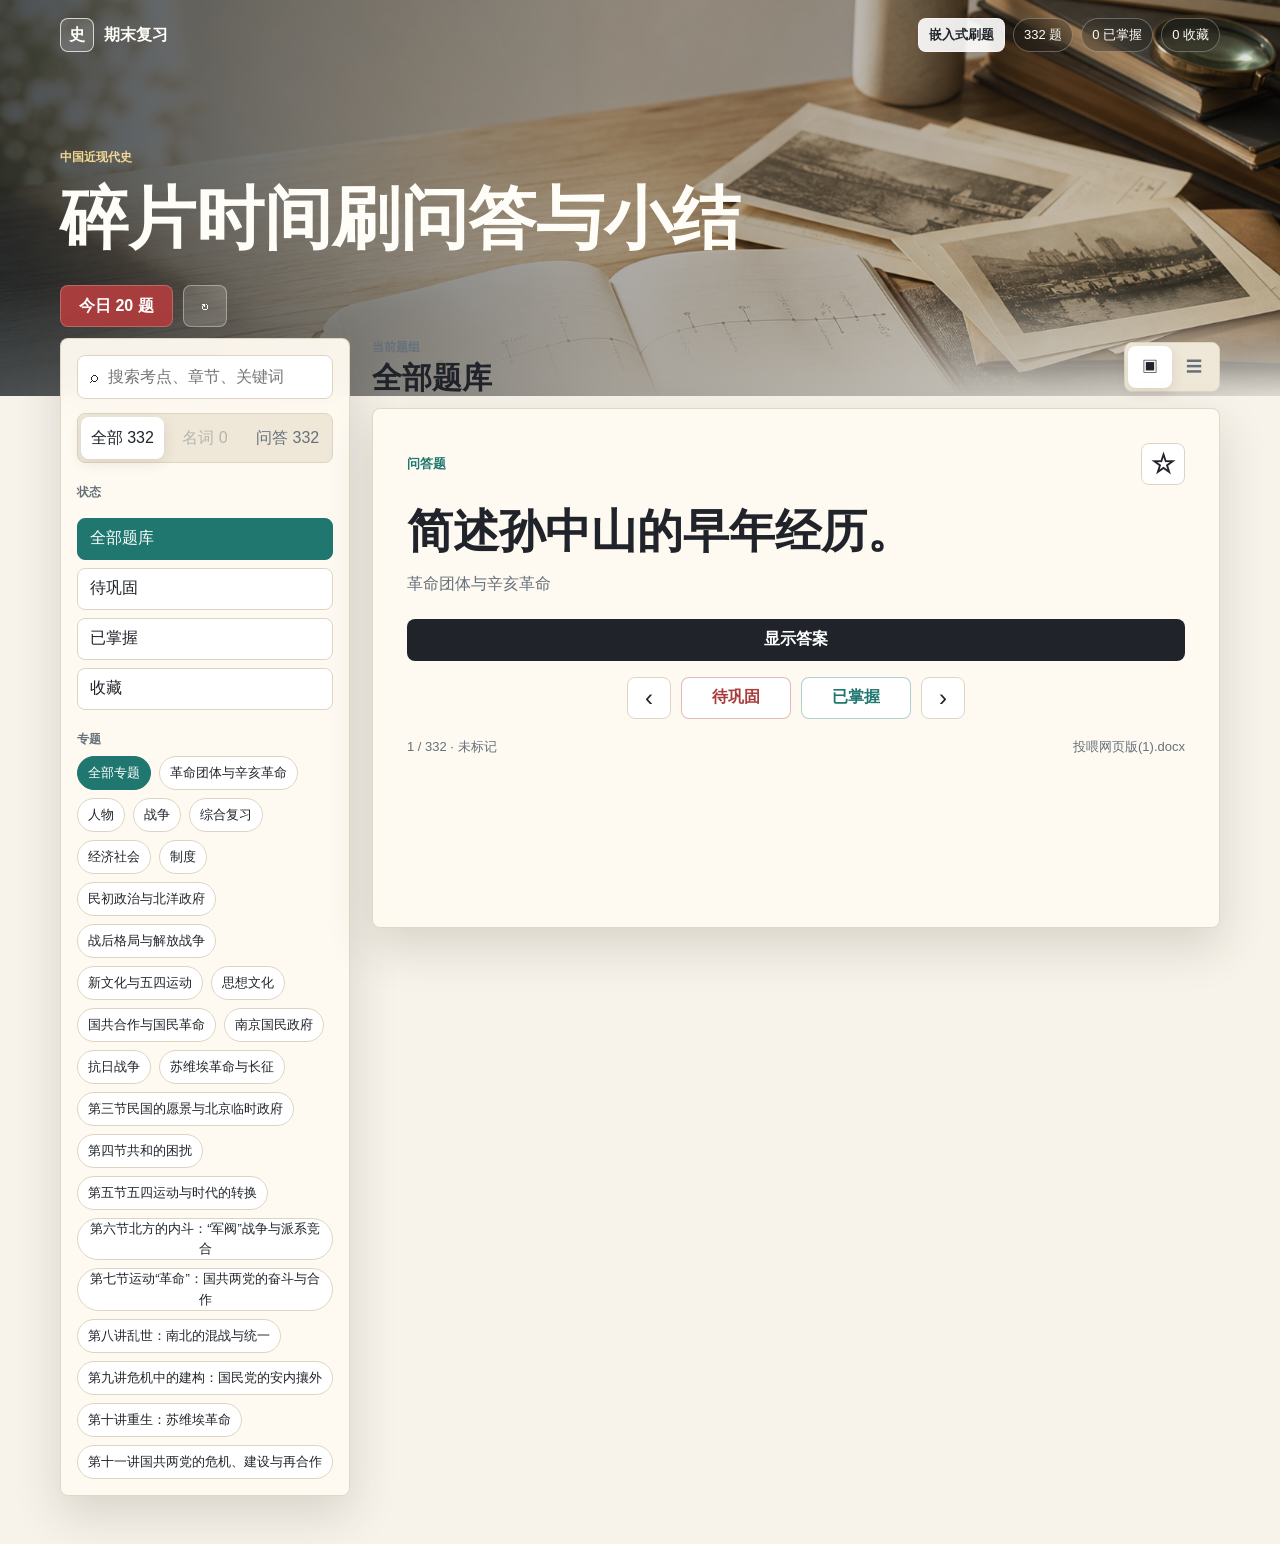
<file: index.html>
<!doctype html>
<html lang="zh-CN">
  <head>
    <meta charset="utf-8">
    <meta name="viewport" content="width=device-width, initial-scale=1">
    <title>中国近现代史期末复习</title>
    <link rel="stylesheet" href="styles.css">
  </head>
  <body>
    <header class="hero">
      <img src="assets/history-study-banner.png" alt="" class="hero__image">
      <div class="hero__shade"></div>
      <nav class="topbar" aria-label="复习导航">
        <div class="brand">
          <span class="brand__mark">史</span>
          <span>期末复习</span>
        </div>
        <div class="quick-stats" aria-live="polite">
          <a class="nav-link" href="./study-site/">嵌入式刷题</a>
          <span id="totalStat">0 题</span>
          <span id="knownStat">0 已掌握</span>
          <span id="starStat">0 收藏</span>
        </div>
      </nav>
      <section class="hero__content">
        <p class="eyebrow">中国近现代史</p>
        <h1>碎片时间刷问答与小结</h1>
        <div class="hero__actions">
          <button class="primary-button" id="dailyBtn" type="button">今日 20 题</button>
          <button class="ghost-button" id="shuffleBtn" type="button" aria-label="随机一题">↻</button>
        </div>
      </section>
    </header>

    <main class="shell">
      <aside class="panel filters" aria-label="筛选">
        <label class="search-box">
          <span>⌕</span>
          <input id="searchInput" type="search" placeholder="搜索考点、章节、关键词">
        </label>

        <div class="segmented" role="group" aria-label="题型">
          <button class="is-active" type="button" data-type="all">全部</button>
          <button type="button" data-type="term">名词</button>
          <button type="button" data-type="essay">问答</button>
        </div>

        <div class="filter-group">
          <p>状态</p>
          <button class="filter-chip is-active" type="button" data-filter="all">全部题库</button>
          <button class="filter-chip" type="button" data-filter="learning">待巩固</button>
          <button class="filter-chip" type="button" data-filter="known">已掌握</button>
          <button class="filter-chip" type="button" data-filter="starred">收藏</button>
        </div>

        <div class="filter-group">
          <p>专题</p>
          <div class="tag-cloud" id="tagCloud"></div>
        </div>
      </aside>

      <section class="study-area">
        <div class="toolbar">
          <div>
            <p class="toolbar__label">当前题组</p>
            <h2 id="deckTitle">全部题库</h2>
          </div>
          <div class="view-toggle" role="group" aria-label="视图">
            <button class="is-active" id="cardViewBtn" type="button" aria-label="卡片视图">▣</button>
            <button id="listViewBtn" type="button" aria-label="列表视图">☰</button>
          </div>
        </div>

        <article class="review-card" id="cardView">
          <div class="card-topline">
            <span id="cardType">问答题</span>
            <button class="icon-button" id="starBtn" type="button" aria-label="收藏">☆</button>
          </div>
          <h3 id="cardPrompt">加载中</h3>
          <p class="section-label" id="cardSection"></p>
          <div class="answer-box" id="answerBox" hidden>
            <div id="cardAnswer"></div>
          </div>
          <button class="reveal-button" id="revealBtn" type="button">显示答案</button>
          <div class="card-controls">
            <button class="icon-button" id="prevBtn" type="button" aria-label="上一题">‹</button>
            <button class="status-button" id="againBtn" type="button">待巩固</button>
            <button class="status-button status-button--known" id="knownBtn" type="button">已掌握</button>
            <button class="icon-button" id="nextBtn" type="button" aria-label="下一题">›</button>
          </div>
          <div class="progress-line">
            <span id="positionStat">0 / 0</span>
            <span id="sourceStat"></span>
          </div>
        </article>

        <section class="list-view" id="listView" hidden>
          <div class="list-view__head">
            <span id="listCount">0 条</span>
            <button class="ghost-button ghost-button--small" id="resetProgressBtn" type="button">清空进度</button>
          </div>
          <div id="cardList" class="card-list"></div>
        </section>
      </section>
    </main>

    <script src="review-data.js"></script>
    <script src="app.js"></script>
  </body>
</html>
</file>
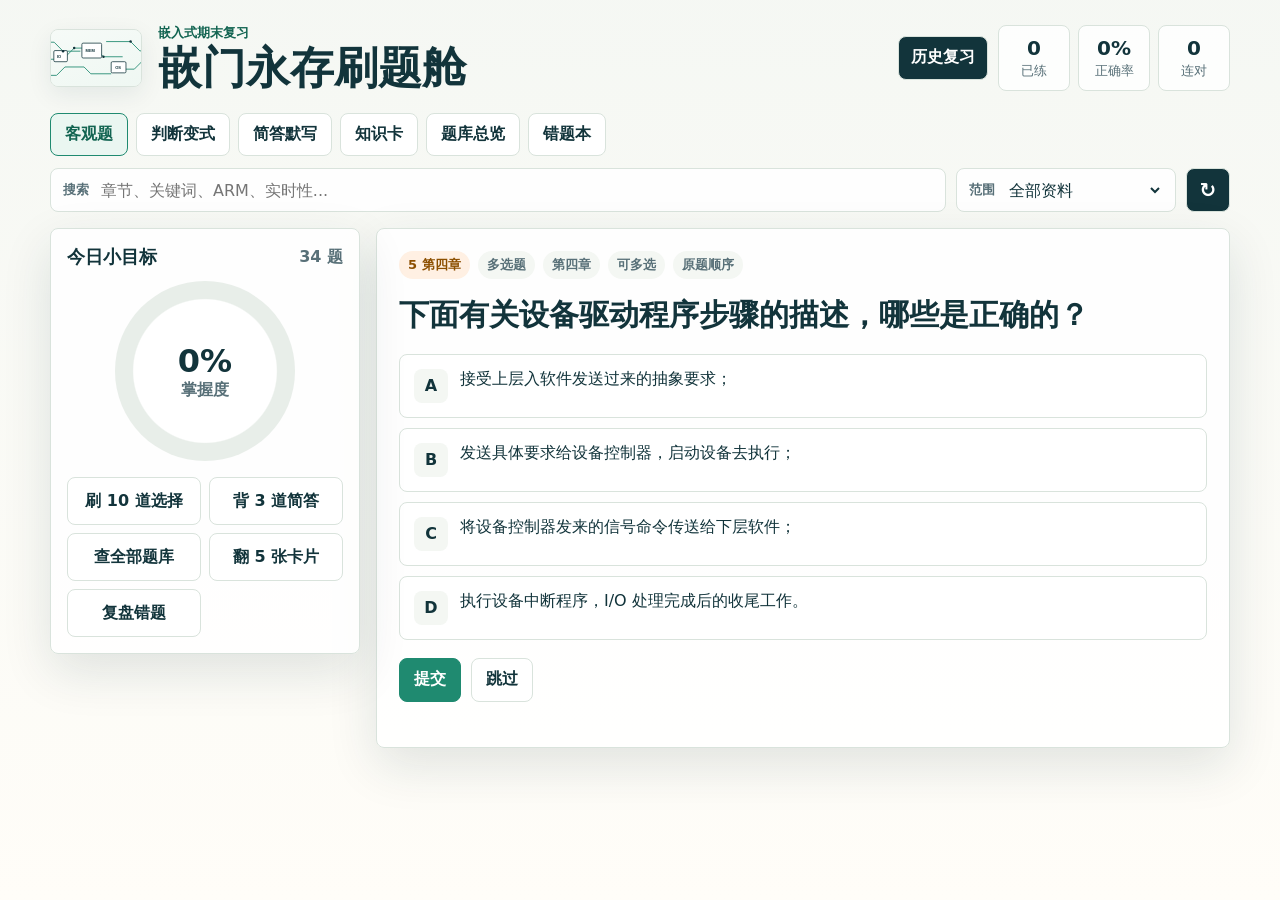
<file: study-site/index.html>
<!doctype html>
<html lang="zh-CN">
  <head>
    <meta charset="utf-8" />
    <meta name="viewport" content="width=device-width, initial-scale=1" />
    <title>嵌门永存刷题舱</title>
    <link rel="stylesheet" href="./styles.css" />
  </head>
  <body>
    <div class="app-shell">
      <header class="topbar">
        <div class="brand">
          <img src="./assets/circuit.svg" alt="" />
          <div>
            <p class="eyebrow">嵌入式期末复习</p>
            <h1>嵌门永存刷题舱</h1>
          </div>
        </div>
        <div class="topbar-actions">
          <a class="nav-link" href="../">历史复习</a>
          <div class="quick-stats" aria-live="polite">
            <div><span id="statDone">0</span><small>已练</small></div>
            <div><span id="statRate">0%</span><small>正确率</small></div>
            <div><span id="statStreak">0</span><small>连对</small></div>
          </div>
        </div>
      </header>

      <nav class="mode-tabs" aria-label="学习模式">
        <button class="tab active" data-mode="choice" type="button">客观题</button>
        <button class="tab" data-mode="judge" type="button">判断变式</button>
        <button class="tab" data-mode="qa" type="button">简答默写</button>
        <button class="tab" data-mode="cards" type="button">知识卡</button>
        <button class="tab" data-mode="bank" type="button">题库总览</button>
        <button class="tab" data-mode="mistakes" type="button">错题本</button>
      </nav>

      <section class="controls" aria-label="筛选与操作">
        <label class="searchbox">
          <span>搜索</span>
          <input id="searchInput" type="search" placeholder="章节、关键词、ARM、实时性..." />
        </label>
        <label class="selectbox">
          <span>范围</span>
          <select id="chapterSelect"></select>
        </label>
        <button id="shuffleBtn" class="icon-button" type="button" title="随机下一题" aria-label="随机下一题">↻</button>
      </section>

      <main class="workspace">
        <aside class="deck-panel">
          <div class="panel-head">
            <h2>今日小目标</h2>
            <span id="deckCount">0 题</span>
          </div>
          <div class="progress-ring" aria-label="学习进度">
            <div>
              <strong id="progressPercent">0%</strong>
              <span>掌握度</span>
            </div>
          </div>
          <div class="mini-grid">
            <button type="button" data-jump="choice">刷 10 道选择</button>
            <button type="button" data-jump="qa">背 3 道简答</button>
            <button type="button" data-jump="bank">查全部题库</button>
            <button type="button" data-jump="cards">翻 5 张卡片</button>
            <button type="button" data-jump="mistakes">复盘错题</button>
          </div>
        </aside>

        <section id="studyCard" class="study-card" aria-live="polite"></section>
      </main>
    </div>

    <template id="emptyTemplate">
      <div class="empty-state">
        <h2>这个范围暂时没有题</h2>
        <p>换个关键词或章节试试。资料还在，别慌。</p>
      </div>
    </template>

    <script src="./data.js"></script>
    <script src="./app.js"></script>
  </body>
</html>
</file>
<file: styles.css>
:root {
  color-scheme: light;
  --paper: #f7f3ea;
  --surface: #fffaf1;
  --ink: #20242a;
  --muted: #65717a;
  --line: #ded4c2;
  --accent: #a83d3d;
  --teal: #1f7770;
  --gold: #b98c3a;
  --blue: #435d7a;
  --shadow: 0 18px 48px rgba(51, 42, 30, 0.16);
}

* {
  box-sizing: border-box;
}

body {
  margin: 0;
  min-height: 100vh;
  background: var(--paper);
  color: var(--ink);
  font-family: -apple-system, BlinkMacSystemFont, "Segoe UI", "PingFang SC", "Noto Sans CJK SC", sans-serif;
  line-height: 1.55;
}

button,
input {
  font: inherit;
}

button {
  cursor: pointer;
}

.hero {
  position: relative;
  min-height: clamp(320px, 44vh, 430px);
  overflow: hidden;
  color: #fffdf7;
}

.hero__image,
.hero__shade {
  position: absolute;
  inset: 0;
  width: 100%;
  height: 100%;
}

.hero__image {
  object-fit: cover;
}

.hero__shade {
  background:
    linear-gradient(90deg, rgba(18, 25, 30, 0.76), rgba(34, 28, 20, 0.38) 48%, rgba(31, 28, 24, 0.12)),
    linear-gradient(0deg, rgba(247, 243, 234, 1), rgba(247, 243, 234, 0) 28%);
}

.topbar,
.hero__content {
  position: relative;
  z-index: 1;
  width: min(1160px, calc(100% - 32px));
  margin: 0 auto;
}

.topbar {
  display: flex;
  align-items: center;
  justify-content: space-between;
  gap: 16px;
  padding-top: 18px;
}

.brand,
.quick-stats,
.hero__actions,
.card-controls,
.view-toggle,
.segmented {
  display: flex;
  align-items: center;
}

.brand {
  gap: 10px;
  font-weight: 700;
}

.brand__mark {
  display: grid;
  width: 34px;
  height: 34px;
  place-items: center;
  border: 1px solid rgba(255, 255, 255, 0.72);
  background: rgba(255, 255, 255, 0.14);
  border-radius: 8px;
}

.quick-stats {
  flex-wrap: wrap;
  justify-content: flex-end;
  gap: 8px;
}

.quick-stats span {
  padding: 6px 10px;
  border: 1px solid rgba(255, 255, 255, 0.28);
  background: rgba(20, 22, 22, 0.24);
  border-radius: 999px;
  font-size: 13px;
  backdrop-filter: blur(10px);
}

.nav-link {
  display: inline-flex;
  align-items: center;
  min-height: 34px;
  padding: 6px 10px;
  border: 1px solid rgba(255, 255, 255, 0.42);
  border-radius: 8px;
  background: rgba(255, 255, 255, 0.9);
  color: var(--ink);
  font-size: 13px;
  font-weight: 800;
  text-decoration: none;
}

.hero__content {
  padding-top: clamp(54px, 8vw, 96px);
}

.eyebrow,
.toolbar__label,
.filter-group p {
  margin: 0;
  color: var(--muted);
  font-size: 12px;
  font-weight: 700;
  letter-spacing: 0;
}

.hero .eyebrow {
  color: #f2d793;
}

h1,
h2,
h3 {
  margin: 0;
  line-height: 1.15;
  letter-spacing: 0;
}

h1 {
  max-width: 760px;
  margin-top: 12px;
  font-size: clamp(38px, 7vw, 68px);
}

.hero__actions {
  gap: 10px;
  margin-top: 28px;
}

.primary-button,
.ghost-button,
.reveal-button,
.status-button,
.icon-button,
.filter-chip,
.segmented button,
.view-toggle button {
  border: 1px solid transparent;
  border-radius: 8px;
  min-height: 42px;
}

.primary-button {
  padding: 0 18px;
  background: var(--accent);
  color: white;
  border-color: rgba(255, 255, 255, 0.22);
  font-weight: 700;
}

.ghost-button {
  min-width: 44px;
  padding: 0 14px;
  background: rgba(255, 255, 255, 0.16);
  color: currentColor;
  border-color: rgba(255, 255, 255, 0.36);
}

.ghost-button--small {
  min-height: 34px;
  color: var(--ink);
  background: #fff;
  border-color: var(--line);
}

.shell {
  display: grid;
  grid-template-columns: 290px minmax(0, 1fr);
  gap: 22px;
  width: min(1160px, calc(100% - 32px));
  margin: -58px auto 48px;
  position: relative;
  z-index: 2;
}

.panel,
.review-card,
.list-view {
  background: rgba(255, 250, 241, 0.96);
  border: 1px solid rgba(222, 212, 194, 0.9);
  box-shadow: var(--shadow);
  backdrop-filter: blur(16px);
}

.filters {
  align-self: start;
  position: sticky;
  top: 16px;
  padding: 16px;
  border-radius: 8px;
}

.search-box {
  display: flex;
  align-items: center;
  gap: 8px;
  min-height: 44px;
  padding: 0 12px;
  background: #fff;
  border: 1px solid var(--line);
  border-radius: 8px;
}

.search-box input {
  width: 100%;
  border: 0;
  outline: 0;
  background: transparent;
  color: var(--ink);
}

.segmented {
  margin-top: 14px;
  padding: 3px;
  background: #efe7d8;
  border: 1px solid var(--line);
  border-radius: 8px;
}

.segmented button,
.view-toggle button {
  flex: 1;
  background: transparent;
  color: var(--muted);
}

.segmented button:disabled {
  cursor: not-allowed;
  opacity: 0.42;
}

.segmented button.is-active,
.view-toggle button.is-active {
  background: #fff;
  color: var(--ink);
  box-shadow: 0 4px 14px rgba(42, 36, 28, 0.1);
}

.filter-group {
  margin-top: 20px;
}

.filter-group p {
  margin-bottom: 8px;
}

.filter-chip {
  width: 100%;
  margin-top: 8px;
  padding: 0 12px;
  background: #fff;
  color: var(--ink);
  border-color: var(--line);
  text-align: left;
}

.filter-chip.is-active,
.tag-button.is-active {
  color: #fff;
  background: var(--teal);
  border-color: var(--teal);
}

.tag-cloud {
  display: flex;
  flex-wrap: wrap;
  gap: 8px;
}

.tag-button {
  min-height: 34px;
  padding: 0 10px;
  border: 1px solid var(--line);
  background: #fff;
  color: var(--ink);
  border-radius: 999px;
  font-size: 13px;
}

.study-area {
  min-width: 0;
}

.toolbar,
.list-view__head,
.progress-line,
.card-topline {
  display: flex;
  align-items: center;
  justify-content: space-between;
  gap: 16px;
}

.toolbar {
  min-height: 58px;
  margin-bottom: 12px;
}

.toolbar h2 {
  margin-top: 4px;
  font-size: clamp(20px, 3vw, 30px);
}

.view-toggle {
  min-width: 96px;
  padding: 3px;
  background: #efe7d8;
  border: 1px solid var(--line);
  border-radius: 8px;
}

.review-card {
  min-height: 520px;
  padding: clamp(18px, 4vw, 34px);
  border-radius: 8px;
}

.card-topline {
  color: var(--teal);
  font-size: 13px;
  font-weight: 800;
}

.icon-button {
  display: inline-grid;
  width: 44px;
  min-width: 44px;
  place-items: center;
  background: #fff;
  color: var(--ink);
  border-color: var(--line);
  font-size: 24px;
}

.icon-button.is-starred {
  color: var(--gold);
  border-color: rgba(185, 140, 58, 0.5);
  background: #fff8df;
}

.review-card h3 {
  margin-top: 20px;
  font-size: clamp(26px, 5vw, 46px);
}

.section-label {
  min-height: 25px;
  margin: 14px 0 0;
  color: var(--muted);
}

.answer-box {
  margin-top: 22px;
  padding: 18px;
  max-height: 46vh;
  overflow: auto;
  background: #fff;
  border: 1px solid var(--line);
  border-left: 5px solid var(--blue);
  border-radius: 8px;
}

.answer-box p {
  margin: 0 0 12px;
}

.answer-box p:last-child {
  margin-bottom: 0;
}

.reveal-button {
  width: 100%;
  margin-top: 22px;
  background: var(--ink);
  color: white;
  font-weight: 800;
}

.card-controls {
  justify-content: center;
  gap: 10px;
  margin-top: 16px;
}

.status-button {
  min-width: 110px;
  padding: 0 14px;
  background: #fff;
  color: var(--accent);
  border-color: rgba(168, 61, 61, 0.35);
  font-weight: 800;
}

.status-button--known {
  color: var(--teal);
  border-color: rgba(31, 119, 112, 0.35);
}

.progress-line {
  margin-top: 18px;
  color: var(--muted);
  font-size: 13px;
}

.list-view {
  padding: 16px;
  border-radius: 8px;
}

.list-view__head {
  margin-bottom: 12px;
  color: var(--muted);
  font-weight: 700;
}

.card-list {
  display: grid;
  gap: 10px;
}

.list-item {
  display: grid;
  grid-template-columns: minmax(0, 1fr) auto;
  gap: 10px;
  align-items: center;
  padding: 14px;
  background: #fff;
  border: 1px solid var(--line);
  border-radius: 8px;
  text-align: left;
}

.list-item strong {
  display: block;
  overflow-wrap: anywhere;
}

.list-item span {
  display: block;
  margin-top: 4px;
  color: var(--muted);
  font-size: 13px;
}

.badge {
  min-width: 52px;
  padding: 5px 8px;
  color: #fff;
  background: var(--blue);
  border-radius: 999px;
  font-size: 12px;
  text-align: center;
}

.badge--term {
  background: var(--accent);
}

.empty-state {
  padding: 28px;
  background: #fff;
  border: 1px dashed var(--line);
  border-radius: 8px;
  color: var(--muted);
  text-align: center;
}

@media (max-width: 860px) {
  .shell {
    grid-template-columns: 1fr;
    margin-top: -42px;
  }

  .study-area {
    order: 1;
  }

  .filters {
    position: static;
    order: 2;
  }

  .filter-group {
    margin-top: 14px;
  }
}

@media (max-width: 620px) {
  .topbar {
    align-items: flex-start;
    flex-direction: column;
  }

  .quick-stats {
    justify-content: flex-start;
  }

  .shell,
  .topbar,
  .hero__content {
    width: min(100% - 20px, 1160px);
  }

  .review-card {
    min-height: 500px;
  }

  .card-controls {
    display: grid;
    grid-template-columns: 44px 1fr 1fr 44px;
  }

  .status-button {
    min-width: 0;
    padding: 0 8px;
  }
}
</file>
<file: study-site/styles.css>
:root {
  color-scheme: light;
  --ink: #12343b;
  --muted: #587078;
  --paper: #fffdf8;
  --soft: #f4f7f3;
  --line: #d9e3dc;
  --teal: #1f8a70;
  --teal-dark: #126451;
  --coral: #f05d5e;
  --amber: #f2b84b;
  --blue: #3d6fb6;
  --good: #1f8a70;
  --bad: #c74343;
  --shadow: 0 18px 50px rgba(18, 52, 59, 0.12);
}

* {
  box-sizing: border-box;
}

body {
  margin: 0;
  min-height: 100vh;
  background:
    linear-gradient(180deg, rgba(244, 247, 243, 0.9), rgba(255, 253, 248, 0.96)),
    var(--paper);
  color: var(--ink);
  font-family:
    Inter, ui-sans-serif, system-ui, -apple-system, BlinkMacSystemFont, "Segoe UI",
    "PingFang SC", "Microsoft YaHei", sans-serif;
  letter-spacing: 0;
}

button,
input,
select,
textarea {
  font: inherit;
}

button {
  cursor: pointer;
}

.app-shell {
  width: min(1180px, calc(100% - 32px));
  margin: 0 auto;
  padding: 24px 0 40px;
}

.topbar {
  display: flex;
  align-items: center;
  justify-content: space-between;
  gap: 20px;
  margin-bottom: 18px;
}

.brand {
  display: flex;
  align-items: center;
  min-width: 0;
  gap: 16px;
}

.brand img {
  width: 92px;
  height: 58px;
  object-fit: cover;
  border: 1px solid var(--line);
  border-radius: 8px;
  box-shadow: 0 8px 24px rgba(18, 52, 59, 0.08);
}

.eyebrow {
  margin: 0 0 3px;
  color: var(--teal-dark);
  font-size: 13px;
  font-weight: 800;
}

h1,
h2,
h3,
p {
  margin-top: 0;
}

h1 {
  margin-bottom: 0;
  font-size: clamp(26px, 5vw, 44px);
  line-height: 1.05;
}

.quick-stats {
  display: grid;
  grid-template-columns: repeat(3, minmax(72px, 1fr));
  gap: 8px;
}

.topbar-actions {
  display: flex;
  align-items: center;
  gap: 10px;
}

.nav-link {
  display: inline-flex;
  align-items: center;
  justify-content: center;
  min-height: 44px;
  padding: 10px 12px;
  border: 1px solid var(--line);
  border-radius: 8px;
  background: var(--ink);
  color: #fff;
  font-weight: 850;
  text-decoration: none;
  white-space: nowrap;
}

.quick-stats div {
  min-width: 72px;
  padding: 10px 12px;
  border: 1px solid var(--line);
  border-radius: 8px;
  background: rgba(255, 255, 255, 0.82);
  text-align: center;
}

.quick-stats span {
  display: block;
  font-size: 20px;
  font-weight: 850;
}

.quick-stats small {
  color: var(--muted);
}

.mode-tabs {
  display: flex;
  gap: 8px;
  overflow-x: auto;
  padding: 4px 0 12px;
  scrollbar-width: thin;
}

.tab,
.mini-grid button,
.primary,
.secondary,
.option,
.judge-button {
  border: 1px solid var(--line);
  border-radius: 8px;
  background: #fff;
  color: var(--ink);
  transition:
    border-color 0.18s ease,
    background 0.18s ease,
    transform 0.18s ease;
}

.tab {
  flex: 0 0 auto;
  padding: 10px 14px;
  font-weight: 800;
}

.tab.active {
  border-color: var(--teal);
  background: #eaf6f1;
  color: var(--teal-dark);
}

.controls {
  display: grid;
  grid-template-columns: minmax(0, 1fr) 220px 44px;
  gap: 10px;
  margin-bottom: 16px;
}

.searchbox,
.selectbox {
  display: flex;
  align-items: center;
  gap: 10px;
  height: 44px;
  padding: 0 12px;
  border: 1px solid var(--line);
  border-radius: 8px;
  background: rgba(255, 255, 255, 0.9);
}

.searchbox span,
.selectbox span {
  flex: 0 0 auto;
  color: var(--muted);
  font-size: 13px;
  font-weight: 800;
}

.searchbox input,
.selectbox select {
  width: 100%;
  min-width: 0;
  border: 0;
  outline: 0;
  background: transparent;
  color: var(--ink);
}

.icon-button {
  width: 44px;
  height: 44px;
  border: 1px solid var(--line);
  border-radius: 8px;
  background: var(--ink);
  color: #fff;
  font-size: 20px;
  font-weight: 900;
}

.workspace {
  display: grid;
  grid-template-columns: 310px minmax(0, 1fr);
  gap: 16px;
  align-items: start;
}

.deck-panel,
.study-card {
  border: 1px solid var(--line);
  border-radius: 8px;
  background: rgba(255, 255, 255, 0.88);
  box-shadow: var(--shadow);
}

.deck-panel {
  position: sticky;
  top: 16px;
  padding: 16px;
}

.panel-head {
  display: flex;
  align-items: center;
  justify-content: space-between;
  gap: 10px;
  margin-bottom: 12px;
}

.panel-head h2 {
  margin: 0;
  font-size: 18px;
}

.panel-head span {
  color: var(--muted);
  font-weight: 800;
}

.progress-ring {
  display: grid;
  place-items: center;
  width: 180px;
  height: 180px;
  margin: 8px auto 16px;
  border-radius: 50%;
  background:
    radial-gradient(circle at center, #fff 0 56%, transparent 57%),
    conic-gradient(var(--teal) var(--progress, 0%), #e8eee9 0);
}

.progress-ring div {
  text-align: center;
}

.progress-ring strong {
  display: block;
  font-size: 32px;
}

.progress-ring span {
  color: var(--muted);
  font-weight: 800;
}

.mini-grid {
  display: grid;
  grid-template-columns: 1fr 1fr;
  gap: 8px;
}

.mini-grid button {
  min-height: 48px;
  padding: 8px;
  font-weight: 800;
}

.study-card {
  min-height: 520px;
  padding: 22px;
}

.card-meta {
  display: flex;
  flex-wrap: wrap;
  gap: 8px;
  margin-bottom: 16px;
}

.pill {
  display: inline-flex;
  align-items: center;
  min-height: 28px;
  padding: 4px 9px;
  border-radius: 999px;
  background: var(--soft);
  color: var(--muted);
  font-size: 13px;
  font-weight: 800;
}

.pill.hot {
  background: #fff0e3;
  color: #8c4f00;
}

.prompt {
  margin-bottom: 18px;
  font-size: clamp(20px, 3vw, 30px);
  line-height: 1.35;
}

.option-list {
  display: grid;
  gap: 10px;
  margin: 16px 0;
}

.option {
  display: grid;
  grid-template-columns: 34px minmax(0, 1fr);
  gap: 12px;
  width: 100%;
  padding: 14px;
  text-align: left;
}

.option:hover,
.mini-grid button:hover,
.tab:hover,
.judge-button:hover {
  transform: translateY(-1px);
  border-color: var(--teal);
}

.option-key {
  display: grid;
  place-items: center;
  width: 34px;
  height: 34px;
  border-radius: 8px;
  background: var(--soft);
  font-weight: 900;
}

.option.selected {
  border-color: var(--blue);
  background: #eef4ff;
}

.option.correct {
  border-color: var(--good);
  background: #ebf7f1;
}

.option.wrong {
  border-color: var(--bad);
  background: #fff0ef;
}

.actions {
  display: flex;
  flex-wrap: wrap;
  gap: 10px;
  margin-top: 18px;
}

.primary,
.secondary,
.judge-button {
  min-height: 44px;
  padding: 10px 14px;
  font-weight: 850;
}

.primary {
  border-color: var(--teal);
  background: var(--teal);
  color: #fff;
}

.secondary {
  background: #fff;
}

.feedback {
  margin-top: 12px;
  padding: 12px 14px;
  border-left: 4px solid var(--amber);
  border-radius: 8px;
  background: #fff8e8;
  color: #5e4714;
  line-height: 1.55;
}

.answer-block {
  max-height: 320px;
  overflow: auto;
  margin-top: 14px;
  padding: 16px;
  border: 1px solid var(--line);
  border-radius: 8px;
  background: #fbfdfb;
  white-space: pre-wrap;
  line-height: 1.75;
}

.writebox {
  width: 100%;
  min-height: 160px;
  resize: vertical;
  padding: 14px;
  border: 1px solid var(--line);
  border-radius: 8px;
  outline-color: var(--teal);
  background: #fff;
  line-height: 1.65;
}

.keyword-row {
  display: flex;
  flex-wrap: wrap;
  gap: 8px;
  margin-top: 12px;
}

.keyword {
  padding: 5px 9px;
  border-radius: 999px;
  background: #eef4ff;
  color: #294f88;
  font-size: 13px;
  font-weight: 800;
}

.judge-grid {
  display: grid;
  grid-template-columns: 1fr 1fr;
  gap: 10px;
}

.judge-button.true {
  border-color: var(--good);
}

.judge-button.false {
  border-color: var(--coral);
}

.mistake-list {
  display: grid;
  gap: 10px;
  margin-top: 14px;
}

.mistake-item,
.bank-item {
  padding: 12px;
  border: 1px solid var(--line);
  border-radius: 8px;
  background: #fff;
}

.mistake-item h3,
.bank-item h3 {
  margin-bottom: 8px;
  font-size: 16px;
}

.mistake-item p {
  margin: 0;
  color: var(--muted);
  line-height: 1.55;
}

.bank-summary {
  display: flex;
  flex-wrap: wrap;
  gap: 8px;
  margin: 0 0 14px;
}

.bank-summary span {
  padding: 7px 10px;
  border: 1px solid var(--line);
  border-radius: 8px;
  background: var(--soft);
  color: var(--muted);
  font-weight: 800;
}

.bank-list {
  display: grid;
  gap: 12px;
}

.bank-item-head {
  display: grid;
  grid-template-columns: minmax(0, 1fr) auto;
  gap: 12px;
  align-items: start;
}

.bank-item-head h3 {
  margin-top: 8px;
  line-height: 1.45;
}

.bank-options {
  margin: 10px 0 0;
  padding-left: 0;
  list-style: none;
  display: grid;
  gap: 6px;
}

.bank-options li,
.bank-answer {
  padding: 8px 10px;
  border-radius: 8px;
  background: var(--soft);
  line-height: 1.55;
}

.bank-options li.is-answer {
  border: 1px solid var(--good);
  background: #ebf7f1;
  font-weight: 850;
}

.bank-answer {
  margin-top: 10px;
  white-space: pre-wrap;
}

.bank-answer summary {
  cursor: pointer;
  color: var(--teal-dark);
  font-weight: 850;
}

.empty-state {
  display: grid;
  place-items: center;
  min-height: 360px;
  text-align: center;
}

.empty-state h2 {
  margin-bottom: 8px;
}

.empty-state p {
  color: var(--muted);
}

@media (max-width: 820px) {
  .app-shell {
    width: min(100% - 20px, 720px);
    padding-top: 14px;
  }

  .topbar {
    align-items: flex-start;
    flex-direction: column;
  }

  .topbar-actions {
    width: 100%;
    align-items: stretch;
    flex-direction: column;
  }

  .brand img {
    width: 76px;
    height: 52px;
  }

  .quick-stats {
    width: 100%;
  }

  .controls {
    grid-template-columns: 1fr 44px;
  }

  .selectbox {
    grid-column: 1 / -1;
    grid-row: 2;
  }

  .workspace {
    grid-template-columns: 1fr;
    grid-template-areas:
      "study"
      "deck";
  }

  .study-card {
    grid-area: study;
  }

  .deck-panel {
    grid-area: deck;
    position: static;
  }

  .progress-ring {
    width: 132px;
    height: 132px;
  }

  .study-card {
    min-height: 480px;
    padding: 16px;
  }

  .judge-grid {
    grid-template-columns: 1fr;
  }

  .bank-item-head {
    grid-template-columns: 1fr;
  }
}

@media (max-width: 480px) {
  .brand {
    align-items: flex-start;
  }

  .brand img {
    display: none;
  }

  .mini-grid {
    grid-template-columns: 1fr;
  }

  .option {
    grid-template-columns: 30px minmax(0, 1fr);
    padding: 12px;
  }

  .option-key {
    width: 30px;
    height: 30px;
  }
}
</file>
